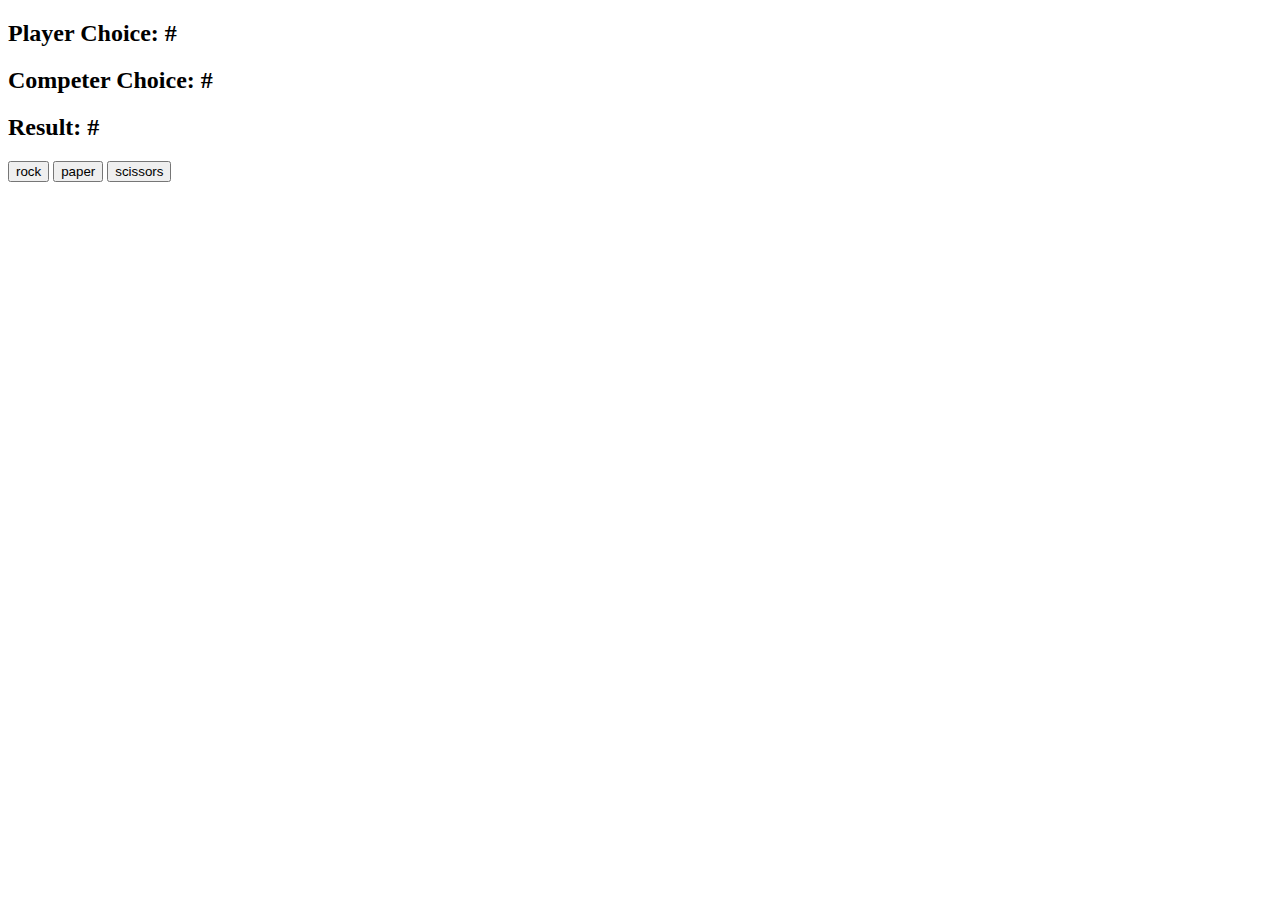
<file: #4 rockpaperscissors.game/index.html>
<!DOCTYPE html>
<html lang="en">
<head>
    <meta charset="UTF-8">
    <meta http-equiv="X-UA-Compatible" content="IE=edge">
    <meta name="viewport" content="width=device-width, initial-scale=1.0">
    <title>Rock Paper Scissors</title>
</head>
<body>
    <h2>Player Choice: 
        <span id="playerChoiceDisplay">#</span>
    </h2>
    <h2>Competer Choice: 
        <span id="computerChoiceDisplay">#</span>
    </h2>
    <h2>Result: 
        <span id="resultDisplay">#</span>
    </h2>

    <button class="btn" id="rock">rock</button>
    <button class="btn" id="paper">paper</button>
    <button class="btn" id="scissors">scissors</button>

    <!-- <button class="test" id="testing">TESTING</button> -->
 


    <script src="index.js"></script>
</body>
</html>
</file>
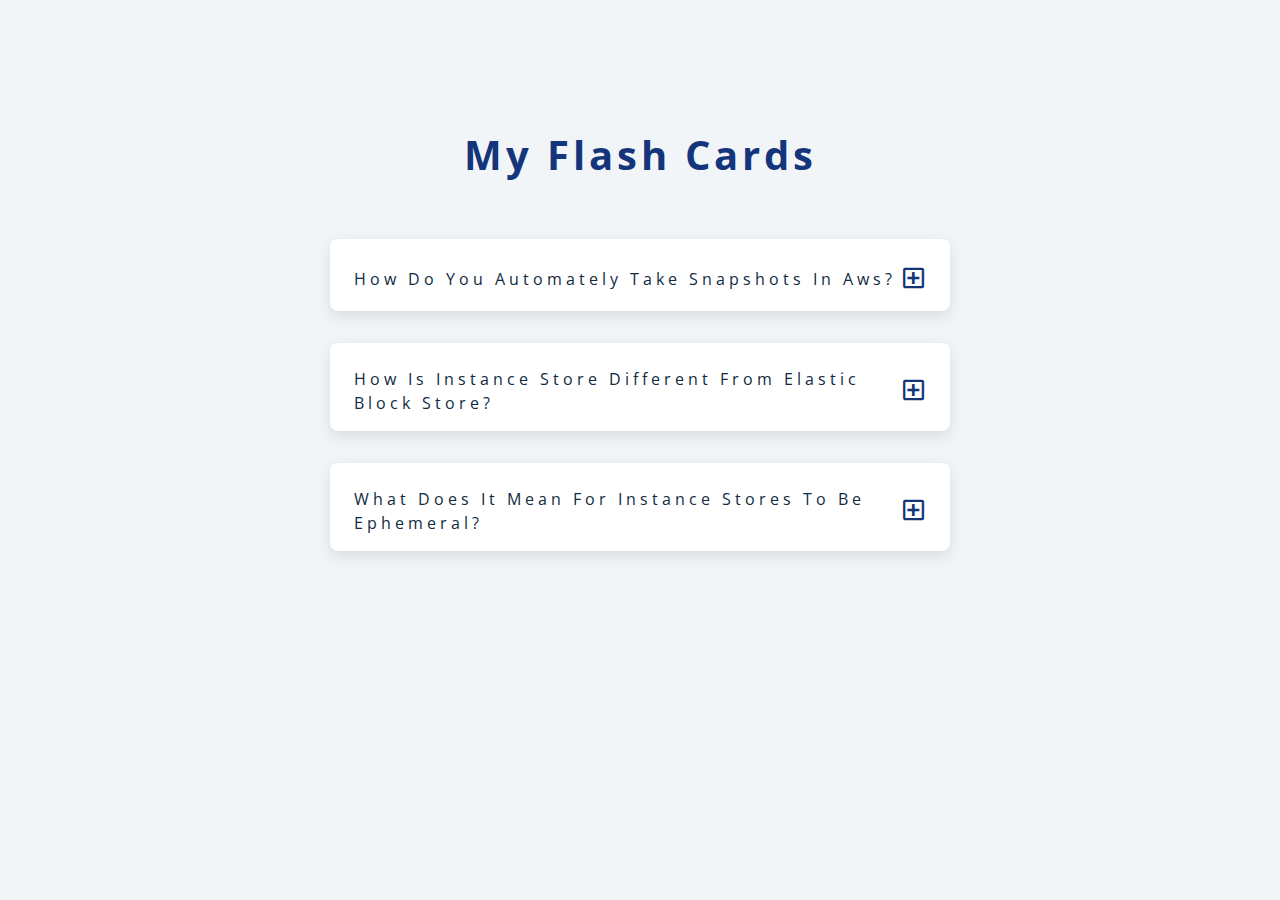
<file: #8 FlashCardApp/index.html>
<!DOCTYPE html>
<html lang="en">
  <head>
    <meta charset="UTF-8" />
    <meta name="viewport" content="width=device-width, initial-scale=1.0" />
    <title>Q & A</title>
    <!-- font-awesome -->
    <link rel="stylesheet" href="https://cdnjs.cloudflare.com/ajax/libs/font-awesome/5.14.0/css/all.min.css" />
    <!-- extra fonts -->
    <link
      href="https://fonts.googleapis.com/css?family=Great+Vibes&display=swap"
      rel="stylesheet"
    />
    <!-- styles -->
    <link rel="stylesheet" href="./styles.css" />
  </head>
  <body>
      <section class="questions">
        <!-- title -->
        <div class="title">
          <h2>my flash cards</h2>
        </div>
        <!-- questions -->
        <div class="section-center">
          <!-- single question -->
          <article class="question">
            <!-- question title -->
            <div class="question-title">
              <p>how do you automately take snapshots in aws?</p>
              <button type="button" class="question-btn">
                <span class="plus-icon">
                  <i class="far fa-plus-square"></i>
                </span>
                <span class="minus-icon">
                  <i class="far fa-minus-square"></i>
                </span>
              </button>
            </div>
            <!-- question text -->
            <div class="question-text">
              <p>
                You can use Amazon Data Lifecycle Manager to automate the creation, retention, and deletion of EBS snapshots and EBS-backed AMIs. When you automate snapshot and AMI management, it helps you to:

              <br><hr>  Protect valuable data by enforcing a regular backup schedule.

              <br><hr>  Create standardized AMIs that can be refreshed at regular intervals.

              <br><hr>  Retain backups as required by auditors or internal compliance.

              <br><hr>  Reduce storage costs by deleting outdated backups.

              <br><hr>  Create disaster recovery backup policies that back up data to isolated accounts.
              </p>
            </div>
          </article>
          <!-- end of single question -->
          <!-- single question -->
          <article class="question">
            <!-- question title -->
            <div class="question-title">
              <p>how is instance store different from Elastic Block Store?</p>
              <button type="button" class="question-btn">
                <span class="plus-icon">
                  <i class="far fa-plus-square"></i>
                </span>
                <span class="minus-icon">
                  <i class="far fa-minus-square"></i>
                </span>
              </button>
            </div>
            <!-- question text -->
            <div class="question-text">
              <p>
                Instance store volume is physically attached to EC2, unlike the EBS (Elastic Block Store) it is not attached via a network within the AZ.
              </p>
            </div>
          </article>
          <!-- end of single question -->
          <!-- single question -->
          <article class="question">
            <!-- question title -->
            <div class="question-title">
              <p>what does it mean for instance stores to be ephemeral?</p>
              <!-- button -->
              <button type="button" class="question-btn">
                <span class="plus-icon">
                  <i class="far fa-plus-square"></i>
                </span>
                <span class="minus-icon">
                  <i class="far fa-minus-square"></i>
                </span>
              </button>
            </div>
            <!-- question text -->
            <div class="question-text">
              <p>
                this means that data is lost when the instance is shot down 
              </p>
            </div>
          </article>
          <!-- end of single question -->
      </section>
    </main>
    <!-- javascript -->
    <script src="./app.js"></script>
  </body>
</html>
</file>
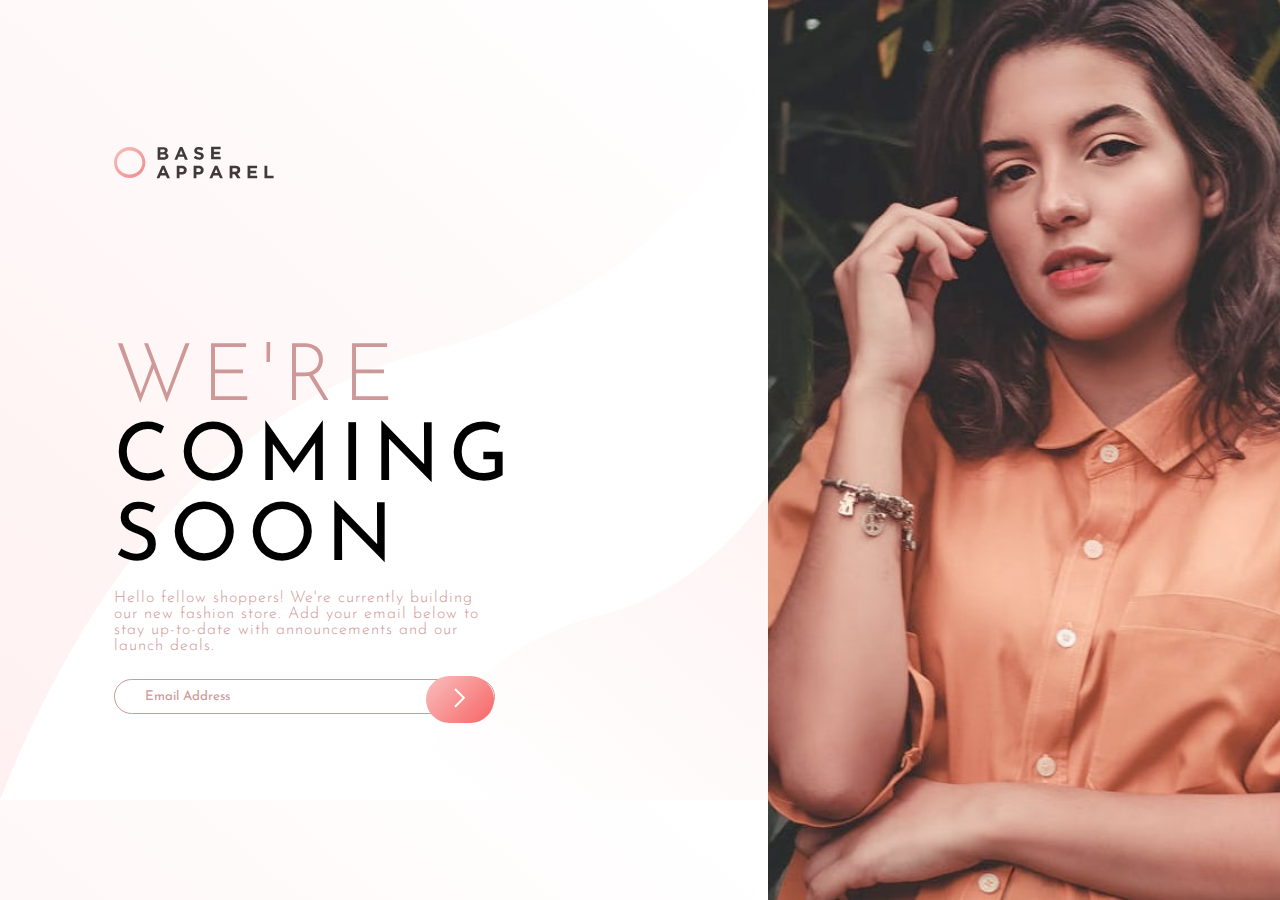
<file: base-apparel-coming-soon-master/index.html>
<!DOCTYPE html>
<html lang="en">
<head>
  <meta charset="UTF-8">
  <meta name="viewport" content="width=device-width, initial-scale=1.0"> <!-- displays site properly based on user's device -->
  <link rel="icon" type="image/png" sizes="32x32" href="./images/favicon-32x32.png">
  <title>Frontend Mentor | Base Apparel coming soon page</title>
  <link rel="stylesheet" href="./style.css">
</head>

<body>
  <div class="container">
    <div class="sub-container">
      <header class="logo-container">  
        <img src="./images/logo.svg" alt="" id="logo">
      </header>

      <picture class="mobile-image">
        <!-- <img src="./images/hero-mobile.jpg" alt="" id="mobile-image"> -->
      </picture>
      
      <main class="text-container">
        <div class="title">
          <h1>
            <span>We're</span></br>
            <span>coming</span></br>
            <span>soon</span>
          </h1>
        </div>
        <h5>Hello fellow shoppers! We're currently building our new fashion store. 
          Add your email below to stay up-to-date with announcements and our launch deals.
        </h5>
      
        <form action="">
          <div class="input-border">
            <input type="email" name="email" id="" placeholder="Email Address">
            <label for="email" id="error-icon"><img src="./images/icon-error.svg" alt=""></label>
            <button type="submit"><img src="./images/icon-arrow.svg" alt=""></button>
          </div>
  
          <p class="error-message">Please provide a valid email</p>
  
        </form>
      </main>
    </div>

    <picture class="desktop-image">
      <!-- <img src="./images/hero-desktop.jpg" alt="destop hero image" id="destop-image"> -->
    </picture>
  </div>

  
  
  <script src="./main.js"></script>
</body>
</html>
</file>
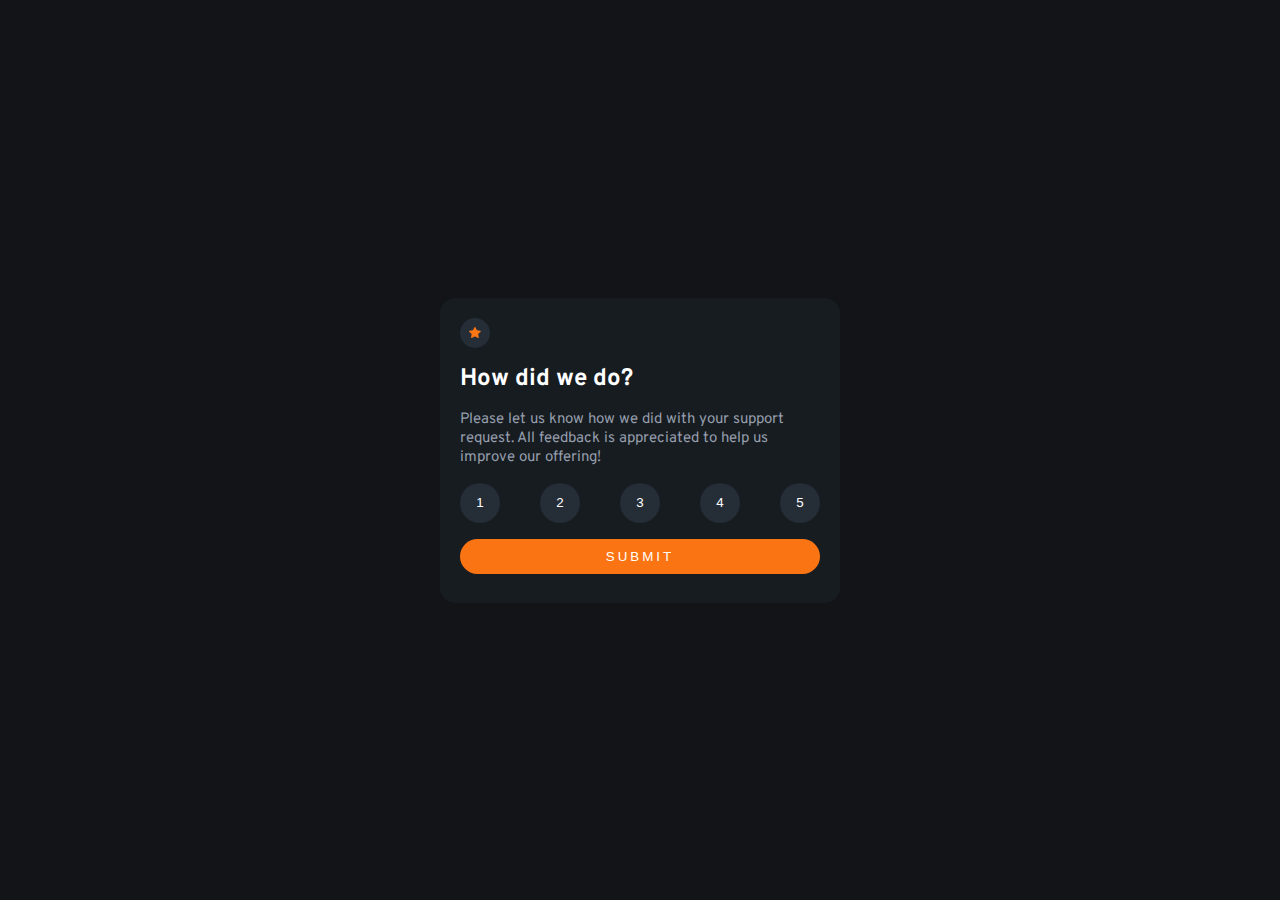
<file: interactive-rating-component-main/index.html>
<!DOCTYPE html>
<html lang="en">
<head>
  <meta charset="UTF-8">
  <meta name="viewport" content="width=device-width, initial-scale=1.0"> <!-- displays site properly based on user's device -->

  <link rel="icon" type="image/png" sizes="32x32" href="./images/favicon-32x32.png">
  <link rel="stylesheet" href="./style.css">
  <title>Frontend Mentor | Interactive rating component</title>

  <!-- Feel free to remove these styles or customise in your own stylesheet 👍 -->
 
</head>
<body>

  <!-- Rating state start -->
  <div class="rating-state container" id="rating-state">
    <div class="icon-star">
      <img src="./images/icon-star.svg" alt="">
    </div>
    <h1>How did we do?</h1>
  
    <p>Please let us know how we did with your support request. All feedback is appreciated 
      to help us improve our offering!</p>
      
    <div class="buttons">
      <button class="btn">1</button>
      <button class="btn">2</button>
      <button class="btn">3</button>
      <button class="btn">4</button>
      <button class="btn">5</button>
    </div>
   
    <button class="btn-submit" id="submit">Submit</button>
    
  </div>

  <!-- Rating state end -->

  <!-- Thank you state start -->
  <div class="thank-you-state container hidden" id="thank-you-state">
    <img src="./images/illustration-thank-you.svg" alt="">
    <div class="thank-you-report">
      <p>You selected <span id="report-rating">5</span> out of 5</p>
    </div>
    <h3>Thank you!</h3>
    <div class="thank-you-message">
      <p>We appreciate you taking the time to give a rating. If you ever need more support, 
        don’t hesitate to get in touch!</p>
    </div>
    
    <button class="btn-submit" id="rate-again">Rate again</button>
    
  </div>
  

  <!-- Thank you state end -->

  
  <script src="./app.js"></script>
</body>
</html>
</file>
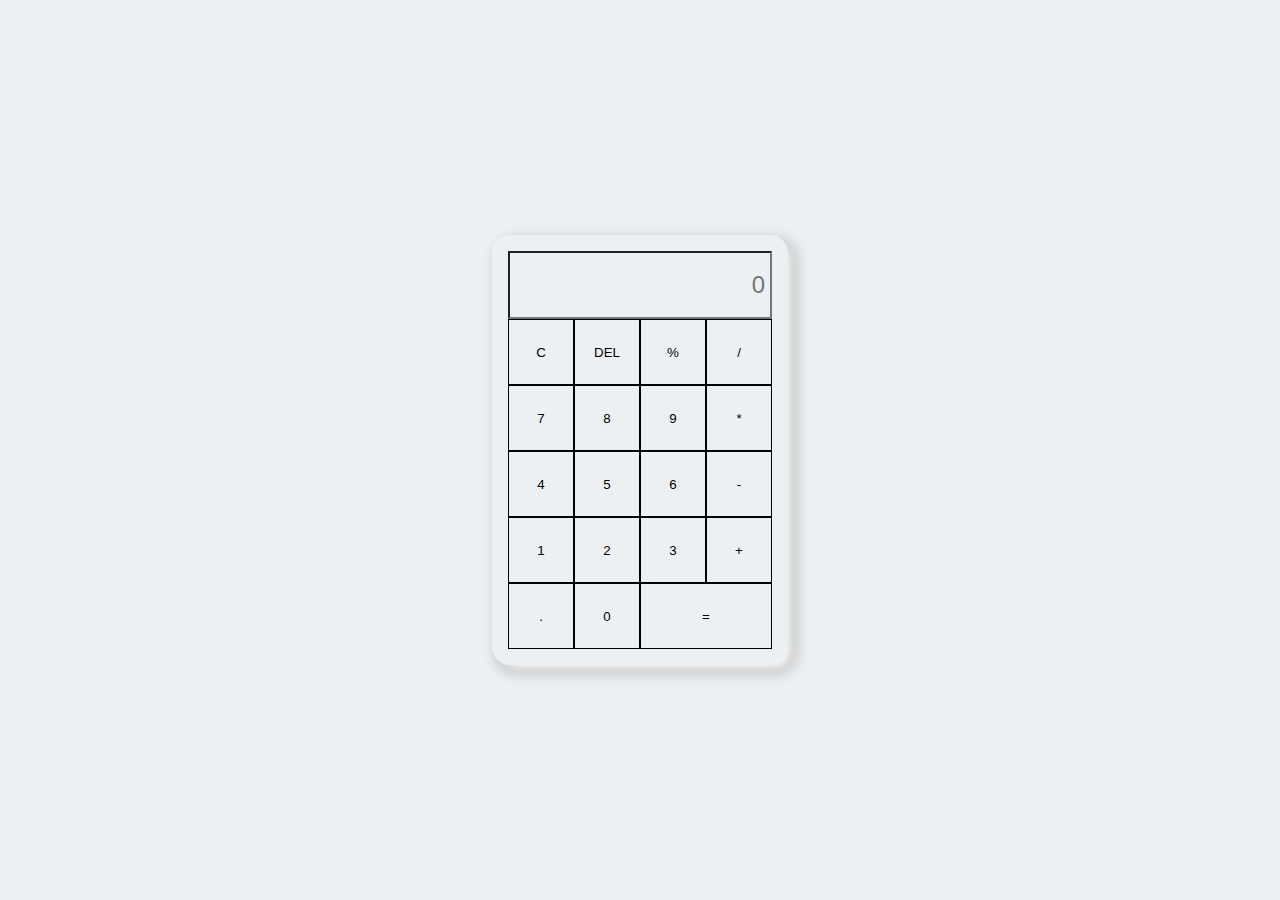
<file: N01CalcApp/index.html>
<!DOCTYPE html>
<html lang="en">
<head>
    <meta charset="UTF-8">
    <meta http-equiv="X-UA-Compatible" content="IE=edge">
    <meta name="viewport" content="width=device-width, initial-scale=1.0">
    <title>CalcApp</title>

    <link rel="stylesheet" href="./style.css" class="style">
</head>
<body>
    <div class="container">
        <div class="calculator">
            <input type="text" id="displayScreen" placeholder="0">
            <button>C</button>
            <button>DEL</button>
            <button>%</button>
            <button>/</button>
            <button>7</button>
            <button>8</button>
            <button>9</button>
            <button>*</button>
            <button>4</button>
            <button>5</button>
            <button>6</button>
            <button>-</button>
            <button>1</button>
            <button>2</button>
            <button>3</button>
            <button>+</button>
            <button>.</button>
            <button>0</button>
            <button id="equalSign">=</button>
            
        </div>
    </div>

    <script></script>
</body>
</html>
</file>
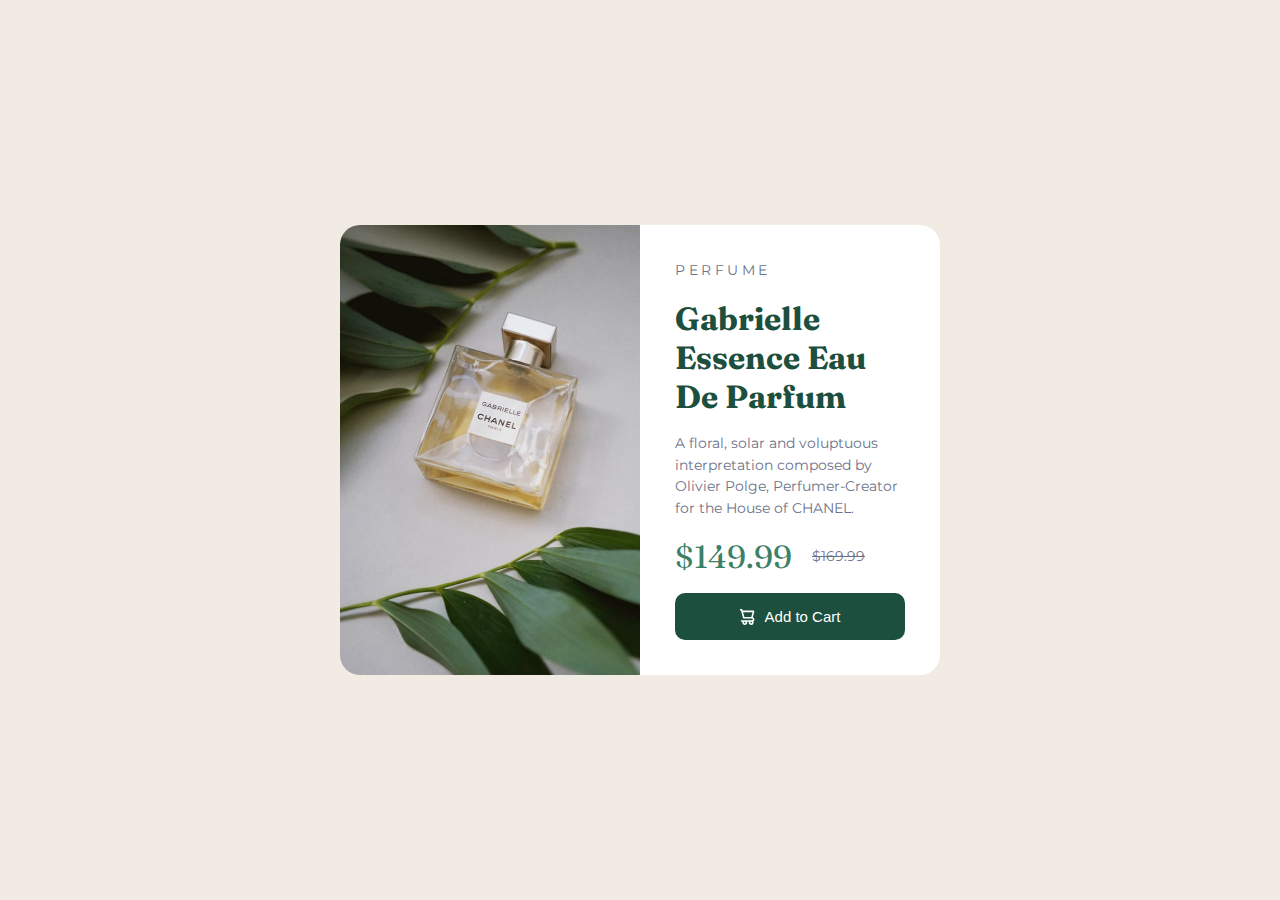
<file: product-preview-card-component-main/index.html>
<!DOCTYPE html>
<html lang="en">
<head>
  <meta charset="UTF-8">
  <meta name="viewport" content="width=device-width, initial-scale=1.0"> <!-- displays site properly based on user's device -->

  <link rel="icon" type="image/png" sizes="32x32" href="./images/favicon-32x32.png">
  
  <title>Frontend Mentor | Product preview card component</title>
  <link rel="stylesheet" href="./style.css">
 
</head>
<body>

  <div class="container">
    <div class="grid">
      <img src="./images/image-product-desktop.jpg" alt="" id="product-img">
      <div class="text-content">
        <p>perfume</p>
        <h1>Gabrielle Essence Eau De Parfum</h1>
        <p id="product-desc">A floral, solar and voluptuous interpretation composed by Olivier Polge, 
          Perfumer-Creator for the House of CHANEL.</p>
        <div class="product-prices">
          <span class="current-price"> $149.99</span>
          <span class="old-price">$169.99</span>
        </div>
        <button><img src="./images/icon-cart.svg" alt=""> Add to Cart</button>
      </div>
    </div>
  </div>
  

  

  

 
  

  
  
  
</body>
</html>
</file>
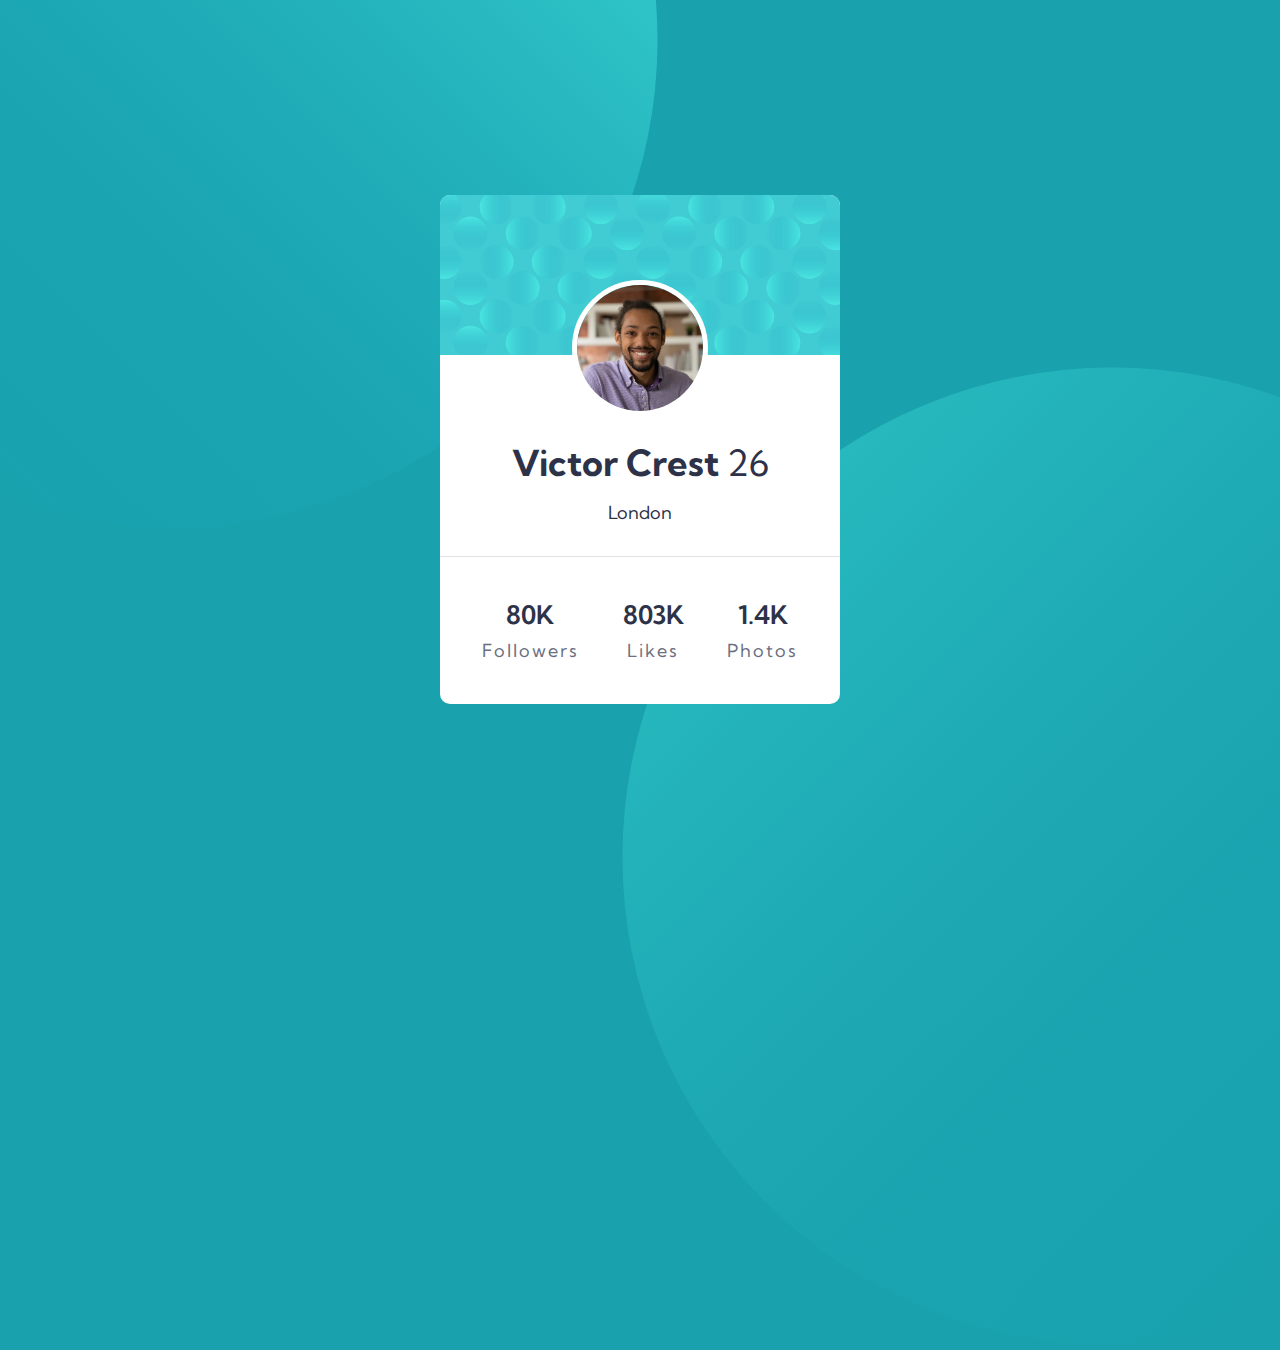
<file: profile-card-component-main/index.html>
<!DOCTYPE html>
<html lang="en">
<head>
  <meta charset="UTF-8">
  <meta name="viewport" content="width=device-width, initial-scale=1.0"> <!-- displays site properly based on user's device -->

  <link rel="icon" type="image/png" sizes="32x32" href="./images/favicon-32x32.png">
  
  <link rel="stylesheet" href="./style.css">
  <title>Frontend Mentor | Profile card component</title>


  
</head>
<body>

  <div class="bg bg-top">
    <img src="./images/bg-pattern-top.svg" alt="" class="bg">
  </div>

  <div class="container">
    <article>
      <img src="./images/bg-pattern-card.svg" alt="background">
      <div>
        <img src="./images/image-victor.jpg" alt="victor's image">
      </div>
    </article>

    <article>
      <h1>
        Victor Crest <span>26</span>
      </h1>
      <p>
        London
      </p>
    </article>

    <article>
      <ul>
        <li><h2>80K</h2>
          <span>Followers</span>
        </li>
        <li><h2>803K</h2>
          <span>Likes</span>
        </li>
        <li><h2>1.4K</h2>
          <span>Photos</span>
        </li>
      </ul>
    </article>

  </div>
  <div class="bg bg-bottom">
    <img src="./images/bg-pattern-bottom.svg" alt="" class="bg">
  </div>
  

  

  
  

  
  
</body>
</html>
</file>
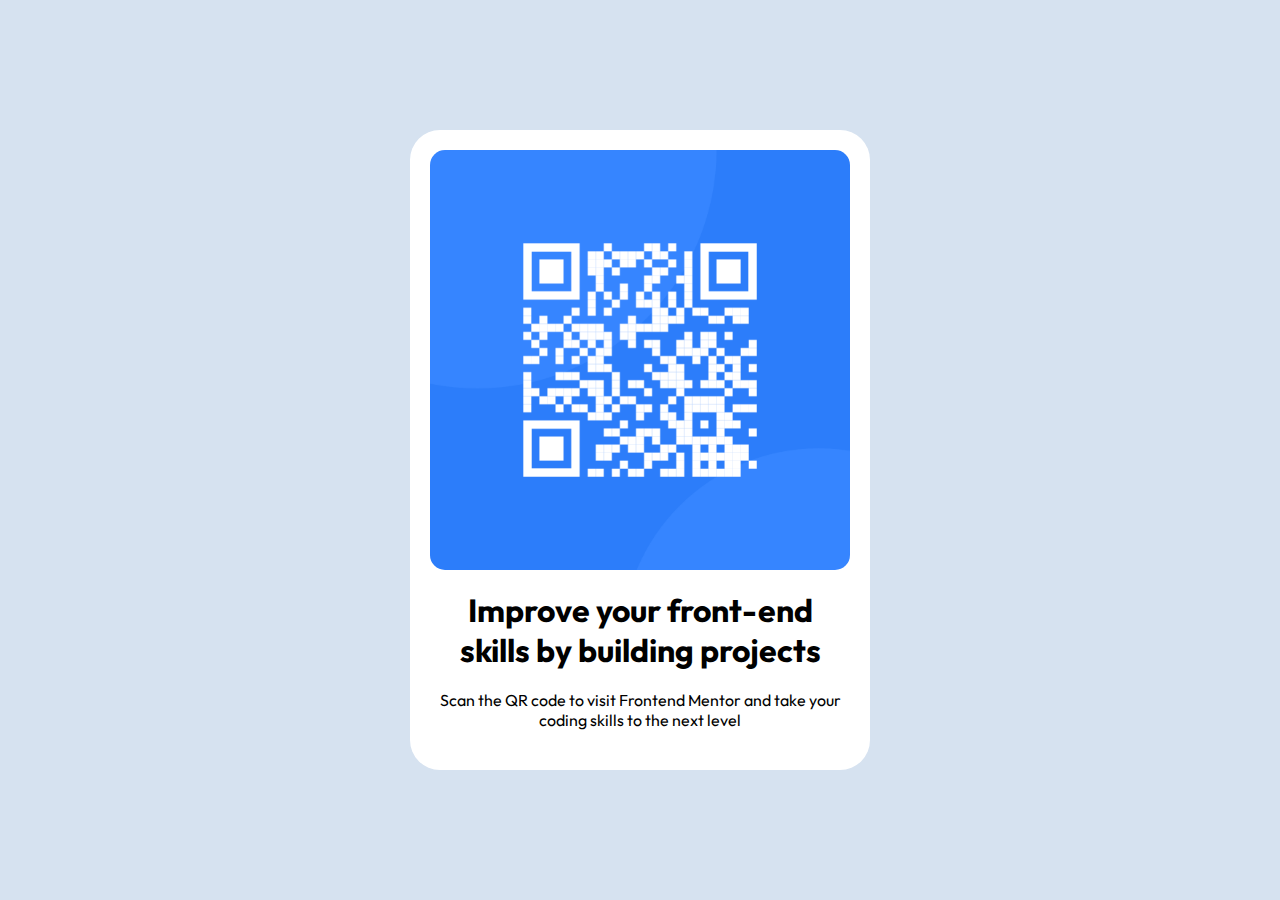
<file: qr-code-component-main/index.html>
<!DOCTYPE html>
<html lang="en">
<head>
  <meta charset="UTF-8">
  <meta name="viewport" content="width=device-width, initial-scale=1.0"> <!-- displays site properly based on user's device -->
  <link rel="stylesheet" href="./style.css">
  <link rel="icon" type="image/png" sizes="32x32" href="./images/favicon-32x32.png">
  
  <title>Frontend Mentor | QR code component</title>

  <!-- Feel free to remove these styles or customise in your own stylesheet 👍 -->
  
</head>
<body>
  <div class="container"> 
    <img src="./images/image-qr-code.png" alt="">

    <h1>Improve your front-end skills by building projects</h1>

    <p>Scan the QR code to visit Frontend Mentor and take your coding skills to the next level</p>
  </div>
 
  
</body>
</html>
</file>
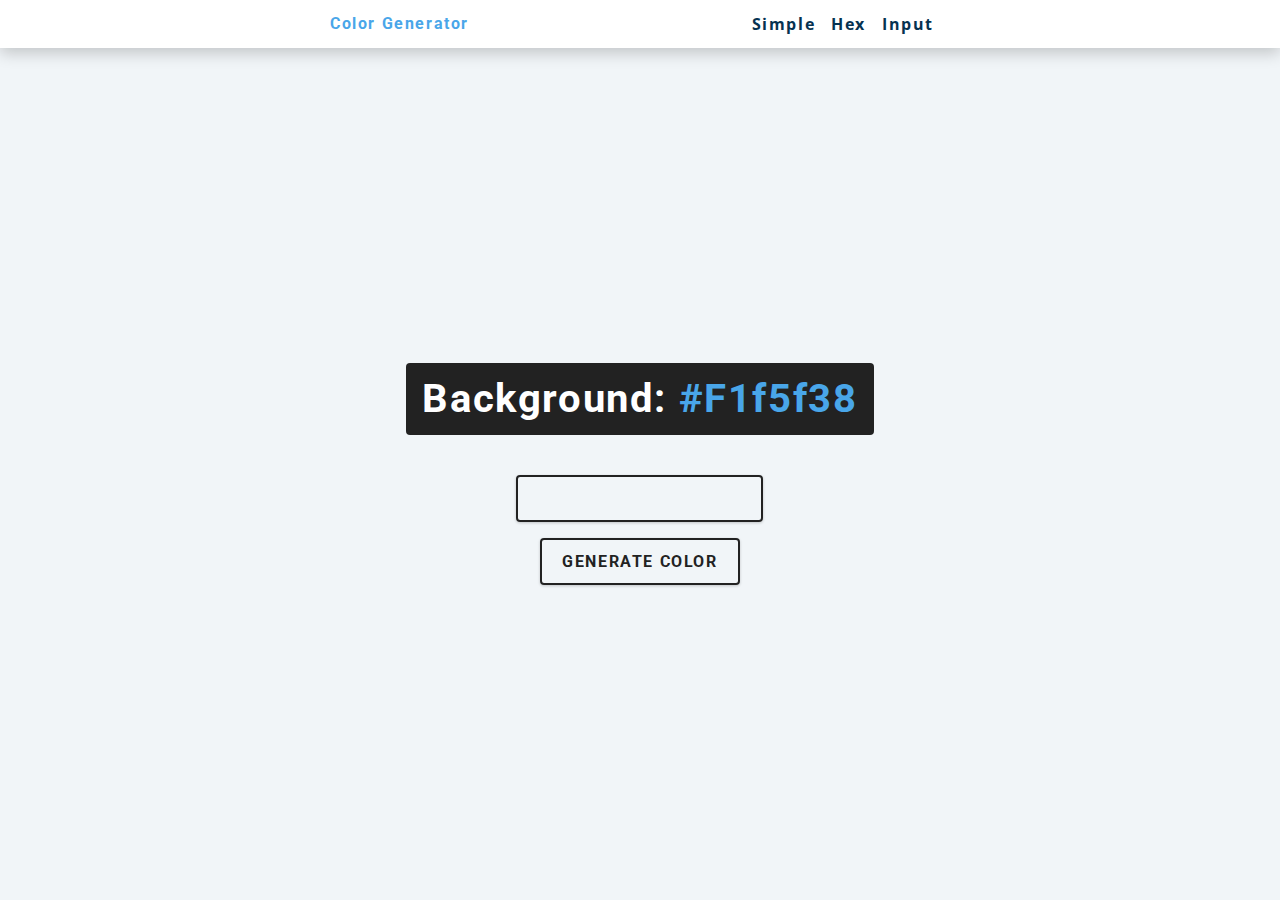
<file: input.html>
<!DOCTYPE html>
<html lang="en">
  <head>
    <meta charset="UTF-8" />
    <meta name="viewport" content="width=device-width, initial-scale=1.0" />
    <title>
      Color Generator || Input
    </title>

    <!-- styles -->
    <link rel="stylesheet" href="styles.css" />
  </head>

  <body>
    <nav>
        <div class="nav-center">
          <h4>color generator </h4>
          <ul class="nav-links">
            <li><a href="index.html">simple</a></li>
            <li><a href="hex.html">hex</a></li>
            <li><a href="input.html">input</a></li>
          </ul>
        </div>
    </nav>
   

    <main>
      <div class="container">
        <h2>
          background:
          <span class="colorText" id="color">
              #f1f5f38
          </span>
        </h2>
        <form>
          <input class="btn btn-hero" type="text" id="inputText" text="black">
        </form>
        <button class="btn btn-hero" id="btn-changeColor">Generate color</button>
      </div>
    </main>
  
  
    <!-- javascript -->
    <script src="input.js"></script>
  </body>
</html>
</file>
<file: #8 FlashCardApp/styles.css>
/*
=============== 
Fonts
===============
*/
@import url("https://fonts.googleapis.com/css?family=Open+Sans|Roboto:400,700&display=swap");

/*
=============== 
Variables
===============
*/

:root {
  /* dark shades of primary color*/
  --clr-primary-1: hsl(205, 86%, 17%);
  --clr-primary-2: hsl(205, 77%, 27%);
  --clr-primary-3: hsl(205, 72%, 37%);
  --clr-primary-4: hsl(205, 63%, 48%);
  /* primary/main color */
  --clr-primary-5: #49a6e9;
  /* lighter shades of primary color */
  --clr-primary-6: hsl(205, 89%, 70%);
  --clr-primary-7: hsl(205, 90%, 76%);
  --clr-primary-8: hsl(205, 86%, 81%);
  --clr-primary-9: hsl(205, 90%, 88%);
  --clr-primary-10: hsl(205, 100%, 96%);
  /* darkest grey - used for headings */
  --clr-grey-1: hsl(209, 61%, 16%);
  --clr-grey-2: hsl(211, 39%, 23%);
  --clr-grey-3: hsl(209, 34%, 30%);
  --clr-grey-4: hsl(209, 28%, 39%);
  /* grey used for paragraphs */
  --clr-grey-5: hsl(210, 22%, 49%);
  --clr-grey-6: hsl(209, 23%, 60%);
  --clr-grey-7: hsl(211, 27%, 70%);
  --clr-grey-8: hsl(210, 31%, 80%);
  --clr-grey-9: hsl(212, 33%, 89%);
  --clr-grey-10: hsl(210, 36%, 96%);
  --clr-white: #fff;
  --clr-red-dark: hsl(360, 67%, 44%);
  --clr-red-light: hsl(360, 71%, 66%);
  --clr-green-dark: hsl(125, 67%, 44%);
  --clr-green-light: hsl(125, 71%, 66%);
  --clr-gold: #14357b;
  --clr-black: #222;
  --ff-primary: "Roboto", sans-serif;
  --ff-secondary: "Open Sans", sans-serif;
  --transition: all 0.3s linear;
  --spacing: 0.25rem;
  --radius: 0.5rem;
  --light-shadow: 0 5px 15px rgba(0, 0, 0, 0.1);
  --dark-shadow: 0 5px 15px rgba(0, 0, 0, 0.2);
  --max-width: 1170px;
  --fixed-width: 620px;
}
/*
=============== 
Global Styles
===============
*/

*,
::after,
::before {
  margin: 0;
  padding: 0;
  box-sizing: border-box;
}
body {
  font-family: var(--ff-secondary);
  background: var(--clr-grey-10);
  color: var(--clr-grey-1);
  line-height: 1.5;
  font-size: 0.875rem;
}
ul {
  list-style-type: none;
}
a {
  text-decoration: none;
}
img:not(.logo) {
  width: 100%;
}
img {
  display: block;
}

h1,
h2,
h3,
h4 {
  letter-spacing: var(--spacing);
  text-transform: capitalize;
  line-height: 1.25;
  margin-bottom: 0.75rem;
  font-family: var(--ff-primary);
}
h1 {
  font-size: 3rem;
}
h2 {
  font-size: 2rem;
}
h3 {
  font-size: 1.25rem;
}
h4 {
  font-size: 0.875rem;
}
p {
  margin-bottom: 1.25rem;
  color: var(--clr-grey-5);
}
@media screen and (min-width: 800px) {
  h1 {
    font-size: 4rem;
  }
  h2 {
    font-size: 2.5rem;
  }
  h3 {
    font-size: 1.75rem;
  }
  h4 {
    font-size: 1rem;
  }
  body {
    font-size: 1rem;
  }
  h1,
  h2,
  h3,
  h4 {
    line-height: 1;
  }
}
/*  global classes */

.btn {
  text-transform: uppercase;
  background: transparent;
  color: var(--clr-black);
  padding: 0.375rem 0.75rem;
  letter-spacing: var(--spacing);
  display: inline-block;
  transition: var(--transition);
  font-size: 0.875rem;
  border: 2px solid var(--clr-black);
  cursor: pointer;
  box-shadow: 0 1px 3px rgba(0, 0, 0, 0.2);
  border-radius: var(--radius);
}
.btn:hover {
  color: var(--clr-white);
  background: var(--clr-black);
}
/* section */
.section {
  padding: 5rem 0;
}

.section-center {
  width: 90vw;
  margin: 0 auto;
  max-width: 1170px;
}
@media screen and (min-width: 992px) {
  .section-center {
    width: 95vw;
  }
}
main {
  min-height: 100vh;
  display: grid;
  place-items: center;
}
/*
=============== 
Questions
===============
*/
.title {
  margin-top: 15vh;
  margin-bottom: 4rem;
}
.title h2 {
  color: var(--clr-gold);
  font-family: "Open sans", cursive;
  text-align: center;
}
.section-center {
  max-width: var(--fixed-width);
}
.question {
  background: var(--clr-white);
  border-radius: var(--radius);
  box-shadow: var(--light-shadow);
  padding: 1.5rem 1.5rem 0 1.5rem;
  margin-bottom: 2rem;
}
.question-title {
  display: flex;
  justify-content: space-between;
  align-items: center;
  text-transform: capitalize;
  padding-bottom: 1rem;
}

.question-title p {
  margin-bottom: 0;
  letter-spacing: var(--spacing);
  color: var(--clr-grey-1);
}
.question-btn {
  font-size: 1.5rem;
  background: transparent;
  border-color: transparent;
  cursor: pointer;
  color: var(--clr-gold);
  transition: var(--transition);
}
.question-btn:hover {
  transform: rotate(90deg);
}
.question-text {
  padding: 1rem 0 1.5rem 0;
  border-top: 1px solid rgba(0, 0, 0, 0.2);
}
.question-text p {
  margin-bottom: 0;
}
/* hide text */
.question-text {
  display: none;
}
.show-text .question-text {
  display: block;
}
.minus-icon {
  display: none;
}
.show-text .minus-icon {
  display: inline;
}
.show-text .plus-icon {
  display: none;
}
</file>
<file: base-apparel-coming-soon-master/style.css>
@import url('https://fonts.googleapis.com/css2?family=Fraunces:wght@700&family=Josefin+Sans:wght@300;400;600&family=Montserrat:wght@500;700&family=Outfit:wght@400;700&family=Overpass:wght@400;700&display=swap');
*{
    box-sizing:border-box;
    margin: 0px;
    padding: 0px;

    /* font  */
    font-family: 'Josefin Sans', Courier, monospace;

    /* variables  */
    --light-pink : #F8BFBF;
    --normal-pink: #EE8B8B;
    --dark-brown: #423A3A;
    --dark-pink: #CE9898;
    --peach: #F96464;
    --white: #ffffff;
}

body{
    display: flex;
    justify-content: center;
    width: 100%;
    height: 100vh;
}



form{
    margin-top: 25px;
}
.input-border{
    display: flex;
    border: solid 1px var(--dark-pink);
    padding: 5px 15px;
    border-radius: 30px;
    position: relative;
}
input::placeholder{
    color: var(--dark-pink);
}
button{
    position: absolute;
    left: 100%;
    top: -12%;
    /* transform: translateY(-50%); */
    transform: translateX(-100%);
    background-image: linear-gradient(135deg, var(--light-pink), var(--peach));
    padding: 12px 28px;
    border: none;
    border-radius: 30px;
}
.container form.error #error-icon{
    display: block;
}
.container .error .error-message{
    display: block;
}
#error-icon{
    margin-left: 5px;
    display: none;
}
p.error-message{
    display: none;
    margin-top: 4px;
    font-weight: 400;
    color:var(--peach);
    font-size: 13px;
}



/* Mobile devices (up to 767px) */
@media only screen and (max-width: 767px) {
    /* your styles for mobile devices */
    .container{
        max-width: 375px;
        background-image: linear-gradient(-135deg, #fff0f0, white);
    }
    header{
        height: 84px;
        padding: 0px;
    }
    #logo{
        width: 100px;
        height: 20.89px;
        margin: 30px 32px;
    }
    .mobile-image{
        width: 376px;
        height: 250px;
        display: block;
        background-image: url(./images/hero-mobile.jpg);
        background-size: cover;
    }
    .text-container{
        margin-top: 64px;
        padding: 0 32px;
    }

    h1{
        display: flex;
        flex-direction: column;
        text-align: center;
    }
    h1 span{
        text-transform: uppercase;
        letter-spacing: 9px;
        line-height: 0%;
    }
    h1 span:first-child{
        color: var(--dark-pink);
        font-weight: 300;
    }
    h5{
        text-align: center;
        margin-top: 35px;
        font-weight: 300;
        color:var(--dark-pink);
        letter-spacing: 1px;
    }
    input{
        border: none;
        padding: 5px 15px;
        border-radius: 30px;
        width: 70%;
    }
}
  
  /* Tablets and laptops (768px to 1023px) */
  @media only screen and (min-width: 768px) and (max-width: 1023px) {
    /* your styles for tablets and laptops */
    .container{
        width: 100%;
        background-image: url(./images/bg-pattern-desktop.svg);
        display: flex;
        justify-content: space-between;
    }
    .sub-container{
        max-width: 40%;
        margin: auto;
    }
    header{
        height: 84px;
        padding: 0px;
        
    }
    #logo{
        width: 160px;
        margin-bottom: 130px;
        /* height: 20.89px; */
        /* margin: 30px 32px; */
    }
    .mobile-image{
        display: none;
    }
    .desktop-image{
        display: block;
        background-image: url(./images/hero-desktop.jpg);
        width: 40%;
        height: 100vh;
    }
    

    h1{
        display: flex;
        flex-direction: column;
        text-align: left;
        font-weight: 700;
        font-size: 50px;
    }
    h1 span{
        text-transform: uppercase;
        letter-spacing: 9px;
        line-height: 0%;
    }
    h1 span:first-child{
        color: var(--dark-pink);
        font-weight: 300;
    }
    h5{
        text-align: center;
        margin-top: 35px;
        font-weight: 400;
        color:var(--dark-pink);
        letter-spacing: 1px;
        font-size: 16px;
    }
    input{
        border: none;
        padding: 5px 15px;
        border-radius: 30px;
        width: 73%;
    }
  }
  
  /* Desktop computers (1024px and above) */
  @media only screen and (min-width: 1024px) {
    /* your styles for desktop computers */
    .container{
        width: 100%;
        background-image: url(./images/bg-pattern-desktop.svg);
        display: flex;
        justify-content: space-between;
    }
    .sub-container{
        max-width: 50%;
        margin: auto;
    }
    header{
        height: 84px;
        padding: 0px;
        margin: 30px 32px;
    }
    #logo{
        width: 160px;
        margin-bottom: 0px;
        /* height: 20.89px; */
        /* margin: 30px 32px; */
    }
    .mobile-image{
        display: none;
    }
    .desktop-image{
        display: block;
        background-image: url(./images/hero-desktop.jpg);
        width: 40%;
        height: 100vh;
        background-size: cover;
    }
    

    h1{
        display: flex;
        flex-direction: column;
        text-align: left;
        font-weight: 700;
        font-size: 80px;
    }
    h1 span{
        text-transform: uppercase;
        letter-spacing: 9px;
        line-height: 0%;
    }
    h1 span:first-child{
        color: var(--dark-pink);
        font-weight: 300;
    }
    h5{
        text-align: center;
        margin-top: 35px;
        font-weight: 400;
        color:var(--dark-pink);
        letter-spacing: 1px;
        font-size: 16px;
    }
    input{
        border: none;
        padding: 5px 15px;
        border-radius: 30px;
        width: 73%;
    }
  }









/* 
.container{
    display: flex;
    justify-content: space-between;
    min-width: 100%;
    background-image: url(./images/bg-pattern-desktop.svg);
    background-repeat: no-repeat;
    background-size: cover;
}
.sub-container{
    margin-left: 165px;
}
.logo-container{
    height: 84px;
    padding: 0px;
}
#logo{
    width: 157.59px;
    height: 32px;
    margin-left: 32px;
    margin-top: 64px;
}
#mobile-image{
    display: none;
}
#desktop-image{
    max-width: 42%;
    height: 100vh;
    position: absolute;
    align-items: flex-end;
}
.text-container{
    margin-top: calc(234px - 84px);
    margin-right: 160px;
    padding: 0 32px;
    width: 445px;
    height: 404px;
}

h1{
    display: flex;
    flex-direction: column;
    text-align: left;
    font-size: 64px;
    font-weight: 400;
}
h1 span{
    text-transform: uppercase;
    letter-spacing: 9px;
    line-height: 0%;
}
h1 span:first-child{
    color: var(--dark-pink);
    font-weight: 300;
}
h5{
    text-align: left;
    margin-top: 50px;
    font-weight: 300;
    color:var(--dark-pink);
    letter-spacing: 1px;
    font-size: 16px;
}
.error{
    margin-top: 4px;
    font-weight: 400;
    color:var(--peach);
    font-size: 13px;
}
form{
    margin-top: 25px;
}
.input-border{
    display: flex;
    border: solid 1px var(--dark-pink);
    padding: 5px 15px;
    border-radius: 30px;
    position: relative;
}
input{
    border: none;
}
input::placeholder{
    color: var(--dark-pink);
}
button{
    position: absolute;
    left: 100%;
    top: -12%;
    /* transform: translateY(-50%); */
    transform: translateX(-100%);
    background-image: linear-gradient(135deg, var(--light-pink), var(--peach));
    padding: 12px 28px;
    border: none;
    border-radius: 30px;
}
#error-icon{
    margin-left: 60px;
}



/* LARGER DESTOP DESIGN  */
@media (min-width: 1200px){
    #desktop-image{
        max-width: 45%;
        height: 100vh;
        position: absolute;
        align-items: flex-end;
    }
    .text-container{
        margin-top: calc(234px - 84px);
        margin-right: 160px;
        padding: 0 32px;
        width: 445px;
        height: 404px;
    }
    h1{
        display: flex;
        flex-direction: column;
        text-align: left;
        /* font-size: 15rem; */
        font-weight: 400;
    }
    h1 span{
        text-transform: uppercase;
        letter-spacing: 9px;
        line-height: 0%;
    }
    h1 span:first-child{
        color: var(--dark-pink);
        font-weight: 300;
    }
    h5{
        text-align: left;
        margin-top: 50px;
        font-weight: 300;
        color:var(--dark-pink);
        letter-spacing: 1px;
        font-size: 16px;
    }
} */
</file>
<file: N01CalcApp/style.css>
*{
    margin: 0;
    padding: 0;
    box-sizing: border-box;  
    background-color: #ecf0f3;
}

.container{
    height: 100vh;
    display: flex;
    align-items: center;
    justify-content: center;
    background-color: #ecf0f3;
}
.calculator{
    box-shadow: 6px 6px 13px #fff, 6px 6px 13px rgb(117, 117, 117);
    border-radius: 18px;
    padding: 16px;
    display: grid;
    grid-template-columns: repeat(4, 66px);
}
#displayScreen{
    grid-column: span 4;
    height: 68px;
    text-align: end;
    padding-right: 5px;
    font-size: 24px;
}
#equalSign{
    grid-column: span 2;
}

button{
    height: 66px;
    border: solid 1px #000000;
    /* box-shadow: inset 6px 6px 13px #fff, 6px 6px 13px rgb(185, 185, 185); */
}
</file>
<file: product-preview-card-component-main/style.css>
@import url('https://fonts.googleapis.com/css2?family=Fraunces:wght@700&display=swap');
@import url('https://fonts.googleapis.com/css2?family=Fraunces:wght@700&family=Montserrat:wght@500;700&display=swap');

*{
    margin: 0;
    padding: 0;
    box-sizing: border-box;
    
    /* ## Colors */

    /* ### Primary */
    --dark-cyan: hsl(158, 36%, 37%);
    --dark-green: hsl(159, 47%, 21%);
    --cream: hsl(30, 38%, 92%);

    /* ### Neutral */
    --very-dark-blue: hsl(212, 21%, 14%);
    --dark-grayish-blue: hsl(228, 12%, 48%);
    --white: hsl(0, 0%, 100%);
}
body{
    height: 100vh;
    width: 600px;
    margin: auto;
    display: flex;
    align-items: center;
    font-family: "Montserrat", san-serif;
    font-size: 14px;
    background-color: var(--cream);
}

.grid{
    display: grid;
    grid-template-columns: 1fr 1fr;
    background-color: #fff;
    border-radius: 20px;
    overflow: hidden;
}
.grid img{
    max-width: 100%;
}
.text-content{
    padding: 35px;
    display: flex;
    flex-direction: column;
    justify-content: space-between;
}
.text-content h1{
    font-family: 'Fraunces', Courier, monospace;
    font-weight: 700;
    font-size: 32px;
    color: var(--dark-green);
}
.text-content p:first-child{
    letter-spacing: 3.5px;
    text-transform: uppercase;
}
.text-content p{
    color: var(--dark-grayish-blue);
    line-height: 1.55;
}
.product-prices{
    display: flex;
    align-items: center;
}
.current-price {
    font-family:'Fraunces', Courier, monospace;
    font-size: 32px;
    color: var(--dark-cyan);
    margin-right: 20px;
}
.old-price {
    color: var(--dark-grayish-blue);
    text-decoration: line-through;
}
button{
    width: 100%;
    background-color: var(--dark-green);
    color: #fff;
    padding: 15px;
    border: none;
    border-radius: 10px;
    display: flex;
    align-items: center;
    justify-content: center;
    font-size: 15px;
    transition: background-color 2.3s ease;
}
button:hover{
    background-color: var(--dark-cyan);
}
button img{
    margin: 0 10px 0 0;
}

/* BREAK POINTS  */

@media only screen and (max-width: 628px){
    
    .container{
        padding: 30px;
    }
    .grid{
        grid-template-columns: 1fr;
    }
    #product-img{
        max-height: 450px;
        width: 100%;
        object-fit: cover;
    }
    .text-content{
        display: block;
    }
    .text-content p{
        font-size: 24px;
    }
    .text-content h1{
        font-size: 55px;
    }
    .current-price{
        font-size: 55px;
    }
    .old-price{
        font-size: 25px;
    }
    .product-prices, .text-content p, .text-content p:first-child, .text-content h1{
        padding-bottom: 23px;
    }
    button{
        font-size: 24px;
    }
    button img{
        width: 5%;
        margin-right: 20px;
    }
}


@media only screen and (max-width: 375px){

    .container{
        margin: 15px auto;
        padding: 0 15px;
    }
    .grid{
        grid-template-columns: 1fr;
    }
    #product-img{
        max-height: 450px;
        width: 100%;
        object-fit: cover;
    }
    .text-content{
        display: block;
    }
    .text-content p{
        font-size: 24px;
    }
    .text-content h1{
        font-size: 55px;
    }
    .current-price{
        font-size: 55px;
    }
    .old-price{
        font-size: 25px;
    }
    .product-prices, .text-content p, .text-content p:first-child, .text-content h1{
        padding-bottom: 13px;
    }
    button{
        font-size: 24px;
    }
    button img{
        width: 5%;
        margin-right: 20px;
    }
}
</file>
<file: profile-card-component-main/style.css>
@import url('https://fonts.googleapis.com/css2?family=Kumbh+Sans:wght@400;700&display=swap');
*{
    margin: 0;
    padding: 0;
    box-sizing: border-box;     
    /* Colors*/
    --dark-cyan: hsl(185, 75%, 39%);
    --desaturated-blue: hsl(229, 23%, 23%);
    --greyish-blue: hsl(227, 10%, 46%);
    --greyish-blue-light: hsl(227, 10%, 46%, 0.2);
}
body{
    font-family: "Kumbh Sans", sans-serif;
    font-size: 18px;
    padding: 1.5rem;
    display: flex;
    flex-direction: column;
    justify-content: center;
    align-items: center;
    min-height: calc(100vh - 1px);  /* on mibile view port height are not well supported, substract a value in px will return the unit of the height value in pixel*/
    background-color: hsl(185, 75%, 39%);
    /* max-width: 1440px; */
    overflow: hidden;
}
img{
    width: 100%;
    max-width: 100%;
}
.bg{
    /* width: 375px; */
    /* height: 75px; */
}
.bg-top {
    position: absolute; 
    top: -50%;
    left: -25%;
    z-index: -1;
}
.bg-bottom {
    position: absolute; 
    bottom: -50%;
    right: -25%;
    z-index: -1;
    /* display: none; */
}
.container{
    background-color: #fff;
    width: 100%;
    max-width: 400px;
    border-radius: 0.625rem;
}
.container article:first-child{
    position: relative;
}
.container article:first-child img{
    border-radius: 0.625rem 0.625rem 0 0;    
}
.container article:first-child div img{
    border-radius: 50%;
    width: 8.5rem;
    position: absolute;
    left: 50%;
    transform: translate(-50%);
    bottom: -3.5rem;
    border: #fff solid 5px;
}
.container article:nth-child(2){
    text-align: center;
    margin-top: 5rem;
    margin-bottom: 2rem;
}
.container article:nth-child(2) h1{
    color:var(--desaturated-blue);
}
.container article:nth-child(2) span{
    color:var(--desaturated-blue);
    font-weight: 400;
}
.container article:nth-child(2) p{
    margin-top: 1rem;
    color:var(--desaturated-blue);
    font-weight: 400;
}
.container article:nth-child(3){
    border-top: 0.5px solid var(--greyish-blue-light);
    padding: 2.6rem;
}
.container article:nth-child(3) ul{
    list-style: none;
    display: flex;
    justify-content: space-between; 
}
.container article:nth-child(3) ul li{
    display: flex;
    flex-direction: column;
    justify-content: center;
    align-items: center;
}
.container article:nth-child(3) ul li h2{
    color: var(--desaturated-blue);
    font-size: 1.6rem;
    font-weight: 600;
}
.container article:nth-child(3) ul li span{
    color: var(--greyish-blue);
    letter-spacing: 2px;
    margin-top: 0.5rem;
}
</file>
<file: qr-code-component-main/style.css>
@import url('https://fonts.googleapis.com/css2?family=Fraunces:wght@700&family=Montserrat:wght@500;700&family=Outfit:wght@400;700&family=Overpass:wght@400;700&display=swap');

*{
    margin: 0;
    padding: 0;
    box-sizing: border-box;

    /* colors  */
    --white: hsl(0, 0%, 100%);
    --light-gray: hsl(212, 45%, 89%);
    --grayish-blue: hsl(220, 15%, 55%);
    --dark-blue: hsl(218, 44%, 22%);
}

body{
    font-family: 'Outfit', Courier, monospace;
    max-width: 1440px;
    height: calc(100vh - 1px);
    background-color: var(--light-gray);
    display: flex;
    justify-content: center;
    align-items: center;
}

.container{
    max-width: 460px;
    padding: 20px;
    display: flex;
    flex-direction: column;
    justify-content: center;
    align-items: center;
    text-align: center;
    background-color: var(--white);
    border-radius: 30px;
}
img{
    width: 100%;
    border-radius: 15px;
    margin-bottom: 20px;
}
.container h1{
    margin-bottom: 20px;

}
.container p{
    margin-bottom: 20px;

}
</file>
<file: styles.css>
/*
=============== 
Fonts
===============
*/
@import url("https://fonts.googleapis.com/css?family=Open+Sans|Roboto:400,700&display=swap");

/*
=============== 
Variables
===============
*/

:root {
  /* dark shades of primary color*/
  --clr-primary-1: hsl(205, 86%, 17%);
  --clr-primary-2: hsl(205, 77%, 27%);
  --clr-primary-3: hsl(205, 72%, 37%);
  --clr-primary-4: hsl(205, 63%, 48%);
  /* primary/main color */
  --clr-primary-5: hsl(205, 78%, 60%);
  /* lighter shades of primary color */
  --clr-primary-6: hsl(205, 89%, 70%);
  --clr-primary-7: hsl(205, 90%, 76%);
  --clr-primary-8: hsl(205, 86%, 81%);
  --clr-primary-9: hsl(205, 90%, 88%);
  --clr-primary-10: hsl(205, 100%, 96%);
  /* darkest grey - used for headings */
  --clr-grey-1: hsl(209, 61%, 16%);
  --clr-grey-2: hsl(211, 39%, 23%);
  --clr-grey-3: hsl(209, 34%, 30%);
  --clr-grey-4: hsl(209, 28%, 39%);
  /* grey used for paragraphs */
  --clr-grey-5: hsl(210, 22%, 49%);
  --clr-grey-6: hsl(209, 23%, 60%);
  --clr-grey-7: hsl(211, 27%, 70%);
  --clr-grey-8: hsl(210, 31%, 80%);
  --clr-grey-9: hsl(212, 33%, 89%);
  --clr-grey-10: hsl(210, 36%, 96%);
  --clr-white: #fff;
  --clr-red-dark: hsl(360, 67%, 44%);
  --clr-red-light: hsl(360, 71%, 66%);
  --clr-green-dark: hsl(125, 67%, 44%);
  --clr-green-light: hsl(125, 71%, 66%);
  --clr-black: #222;
  --ff-primary: "Roboto", sans-serif;
  --ff-secondary: "Open Sans", sans-serif;
  --transition: all 0.3s linear;
  --spacing: 0.1rem;
  --radius: 0.25rem;
  --light-shadow: 0 5px 15px rgba(0, 0, 0, 0.1);
  --dark-shadow: 0 5px 15px rgba(0, 0, 0, 0.2);
  --max-width: 1170px;
  --fixed-width: 620px;
}
/*
=============== 
Global Styles
===============
*/

*,
::after,
::before {
  margin: 0;
  padding: 0;
  box-sizing: border-box;
}
body {
  font-family: var(--ff-secondary);
  background: var(--clr-grey-10);
  color: var(--clr-grey-1);
  line-height: 1.5;
  font-size: 0.875rem;
}
ul {
  list-style-type: none;
}
a {
  text-decoration: none;
}
h1,
h2,
h3,
h4 {
  letter-spacing: var(--spacing);
  text-transform: capitalize;
  line-height: 1.25;
  margin-bottom: 0.75rem;
  font-family: var(--ff-primary);
}
h1 {
  font-size: 3rem;
}
h2 {
  font-size: 2rem;
}
h3 {
  font-size: 1.25rem;
}
h4 {
  font-size: 0.875rem;
}
p {
  margin-bottom: 1.25rem;
  color: var(--clr-grey-5);
}
@media screen and (min-width: 800px) {
  h1 {
    font-size: 4rem;
  }
  h2 {
    font-size: 2.5rem;
  }
  h3 {
    font-size: 1.75rem;
  }
  h4 {
    font-size: 1rem;
  }
  body {
    font-size: 1rem;
  }
  h1,
  h2,
  h3,
  h4 {
    line-height: 1;
  }
}
/*  global classes */

/* section */
.section {
  padding: 5rem 0;
}

.section-center {
  width: 90vw;
  margin: 0 auto;
  max-width: 1170px;
}
@media screen and (min-width: 992px) {
  .section-center {
    width: 95vw;
  }
}
main {
  min-height: 100vh;
  display: grid;
  place-items: center;
}

/*
=============== 
Nav
===============
*/
nav {
  background: var(--clr-white);
  height: 3rem;
  display: grid;
  align-items: center;
  box-shadow: var(--dark-shadow);
}
.nav-center {
  width: 90vw;
  max-width: var(--fixed-width);
  margin: 0 auto;
  display: flex;
  align-items: center;
  justify-content: space-between;
}
.nav-center h4 {
  margin-bottom: 0;
  color: var(--clr-primary-5);
}
.nav-links {
  display: flex;
}
nav a {
  text-transform: capitalize;
  font-weight: 700;
  font-size: 1rem;
  color: var(--clr-primary-1);
  letter-spacing: var(--spacing);
  margin-right: 1rem;
}
nav a:hover {
  color: var(--clr-primary-5);
}
/*
=============== 
Container
===============
*/
main {
  min-height: calc(100vh - 3rem);
  display: grid;
  place-items: center;
}
.container {
  text-align: center;
}
.container h2 {
  background: var(--clr-black);
  color: var(--clr-white);
  padding: 1rem;
  border-radius: var(--radius);
  margin-bottom: 2.5rem;
}
.colorText {
  color: var(--clr-primary-5);
}
.btn-hero {
  font-family: var(--ff-primary);
  text-transform: uppercase;
  background: transparent;
  color: var(--clr-black);
  letter-spacing: var(--spacing);
  display: inline-block;
  font-weight: 700;
  transition: var(--transition);
  border: 2px solid var(--clr-black);
  cursor: pointer;
  box-shadow: 0 1px 3px rgba(0, 0, 0, 0.2);
  border-radius: var(--radius);
  font-size: 1rem;
  padding: 0.75rem 1.25rem;
}
.btn-hero:hover {
  color: var(--clr-white);
  background: var(--clr-black);
}
#inputText{
  margin-bottom: 1rem;
  align-items: center;
}
</file>
<file: interactive-rating-component-main/style.css>
@import url('https://fonts.googleapis.com/css2?family=Fraunces:wght@700&family=Montserrat:wght@500;700&family=Overpass:wght@400;700&display=swap');
*{
    /* css reset  *************/
    margin: 0;
    padding: 0;
    box-sizing: border-box;

    /* color variables  ***********/
    --orange: hsl(25, 97%, 53%);
    --white: hsl(0, 0%, 100%);
    --light-grey: hsl(217, 12%, 63%);
    --medium-grey: hsl(216, 12%, 54%);
    --dark-blue: hsl(213, 19%, 18%);
    --darker-blue: hsl(213, 19%, 11%);
    --very-dark-blue: hsl(216, 12%, 8%);
}

body{
    background-color: var(--very-dark-blue);
    max-width: 1440px;
    height: 100vh;
    display: flex;
    flex-direction: column;
    justify-content: center;
    align-items: center;
    font-family: 'overpass', Courier, monospace;
    font-size: 15px;
}

.container{
    max-width: 400px;
    padding: 20px;
    background-color: var(--darker-blue);
    border-radius: 15px;
}
.rating-state{
    /* display: none; */
}
.icon-star{
    width: 30px;
    height: 30px;
    background-color: var(--dark-blue);
    display: flex;
    justify-content: center;
    align-items: center;
    border-radius: 50%;
}
.icon-star img{
    width: 12px;
    padding-bottom: 0.5px;
}
.rating-state h1{
    color: var(--white);
    font-size: 24px;
    margin: 1rem 0;
}
.rating-state p{
    color: var(--light-grey);
    /* font-size: 14px; */
    margin: 1rem 0;
}
.buttons{
    display: flex;
    justify-content: space-between;
    margin: 1rem 0;
}
.buttons button{
    width: 40px;
    height: 40PX;
    border-radius: 50%;
    border: none;
    background-color: var(--dark-blue);
    color: var(--white);
}
.buttons button:hover{
    background-color: var(--orange);
    cursor: pointer;
}
.buttons button:focus{
    background-color: var(--light-grey);
}
.contain-btn-submit {
    display: flex;
    justify-content: center;
    align-items: center;
}
.btn-submit {
    width: 100%;
    background-color: var(--orange);
    text-transform: uppercase;
    color: var(--white);
    letter-spacing: 3px;
    border-radius: 20px;
    border: none;
    margin: 9px 0;
    padding: 10px 0;
    display: block;
    
}
.btn-submit button:hover{
    background-color: var(--white);
    cursor: pointer;
    color: var(--orange);
}




/* thank you state  */
.thank-you-state{
    display: flex;
    flex-direction: column;
    justify-content: center;
    align-items: center;
    text-align: center;
}
.thank-you-state img{
    margin: 30px;
}
.thank-you-report{
    background-color: var(--dark-blue);
    color: var(--orange);
    padding: 3px 12px;
    border-radius: 15px;
    font-size: 12px;
}
.thank-you-state .thank-you-report p{
    color: var(--orange);
}
#report-rating{
    font-size: 13px;
    font-weight: 700;
}
.thank-you-state h3{
    font-size: 20px;
    color: var(--white);
    margin: 15px;
}
.thank-you-message {
    color: var(--light-grey);
    margin: 10px;
}

.hidden{
    display: none;
}
</file>
